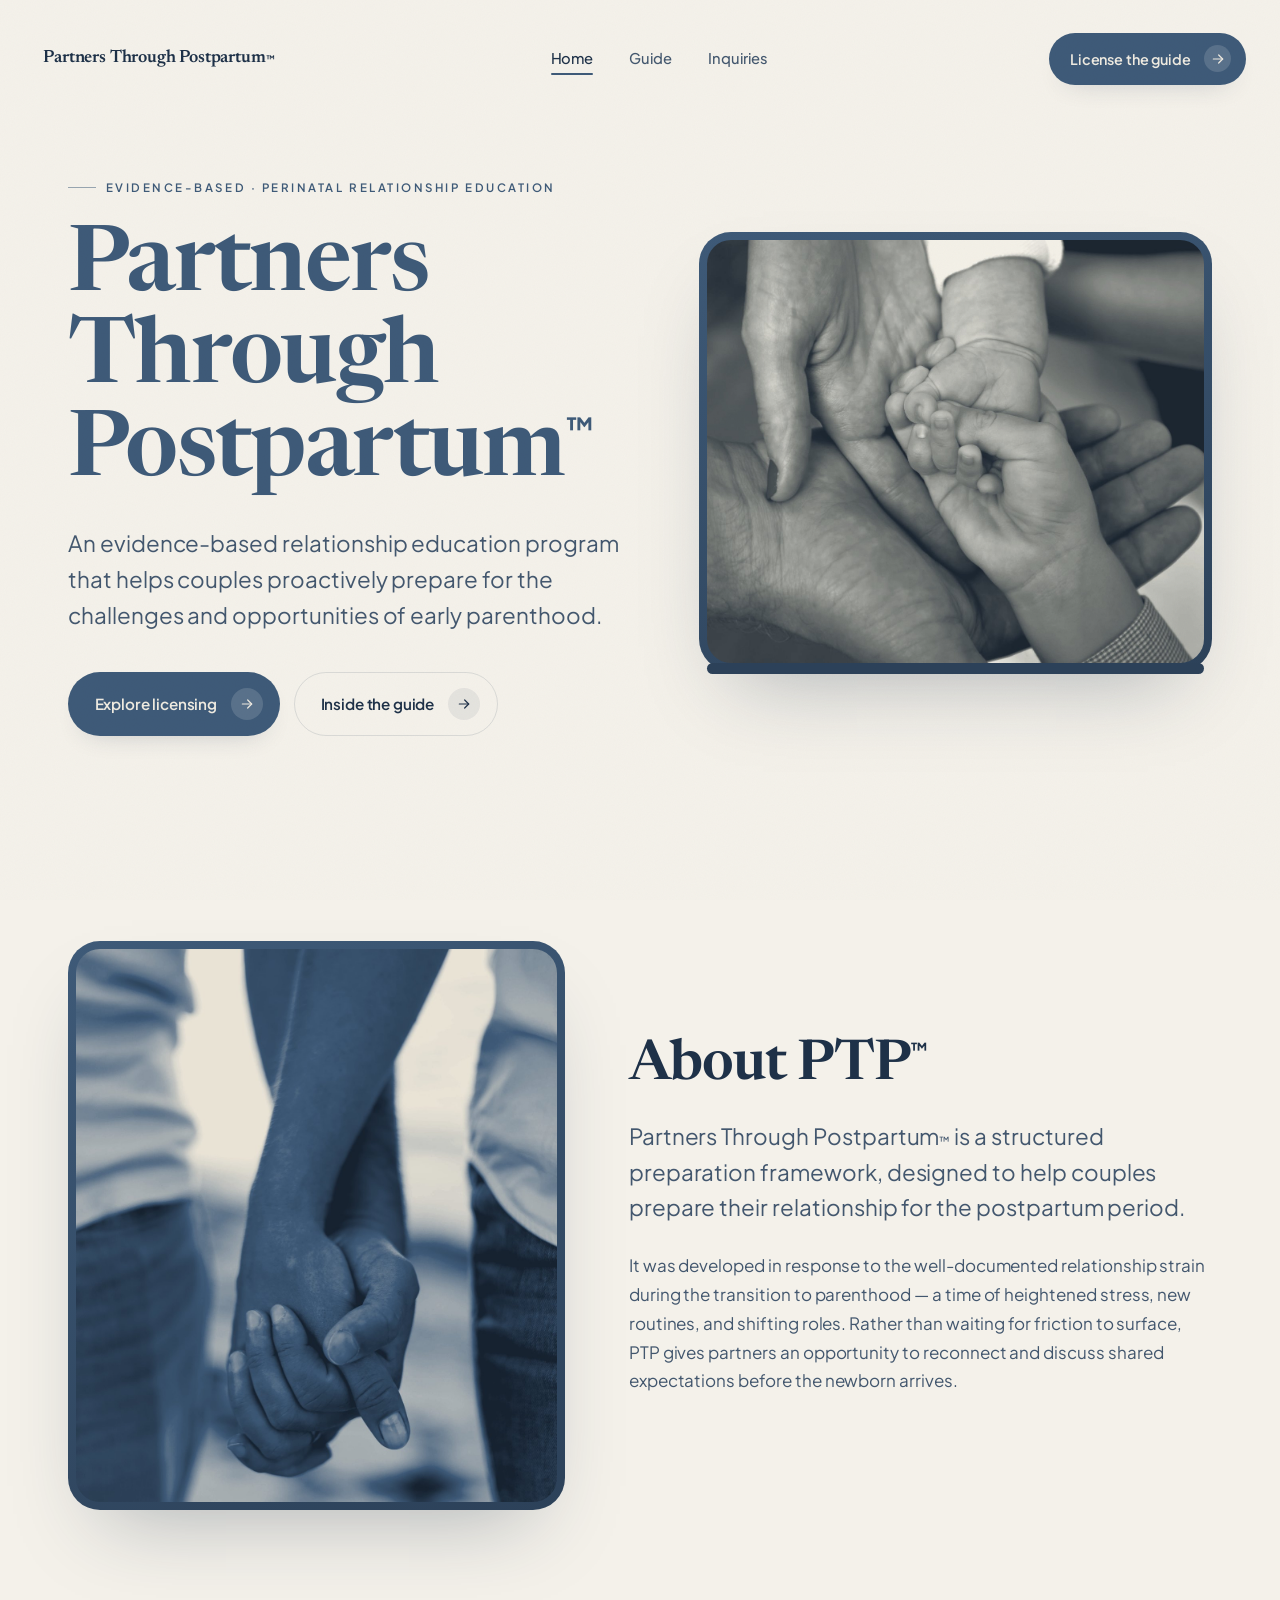
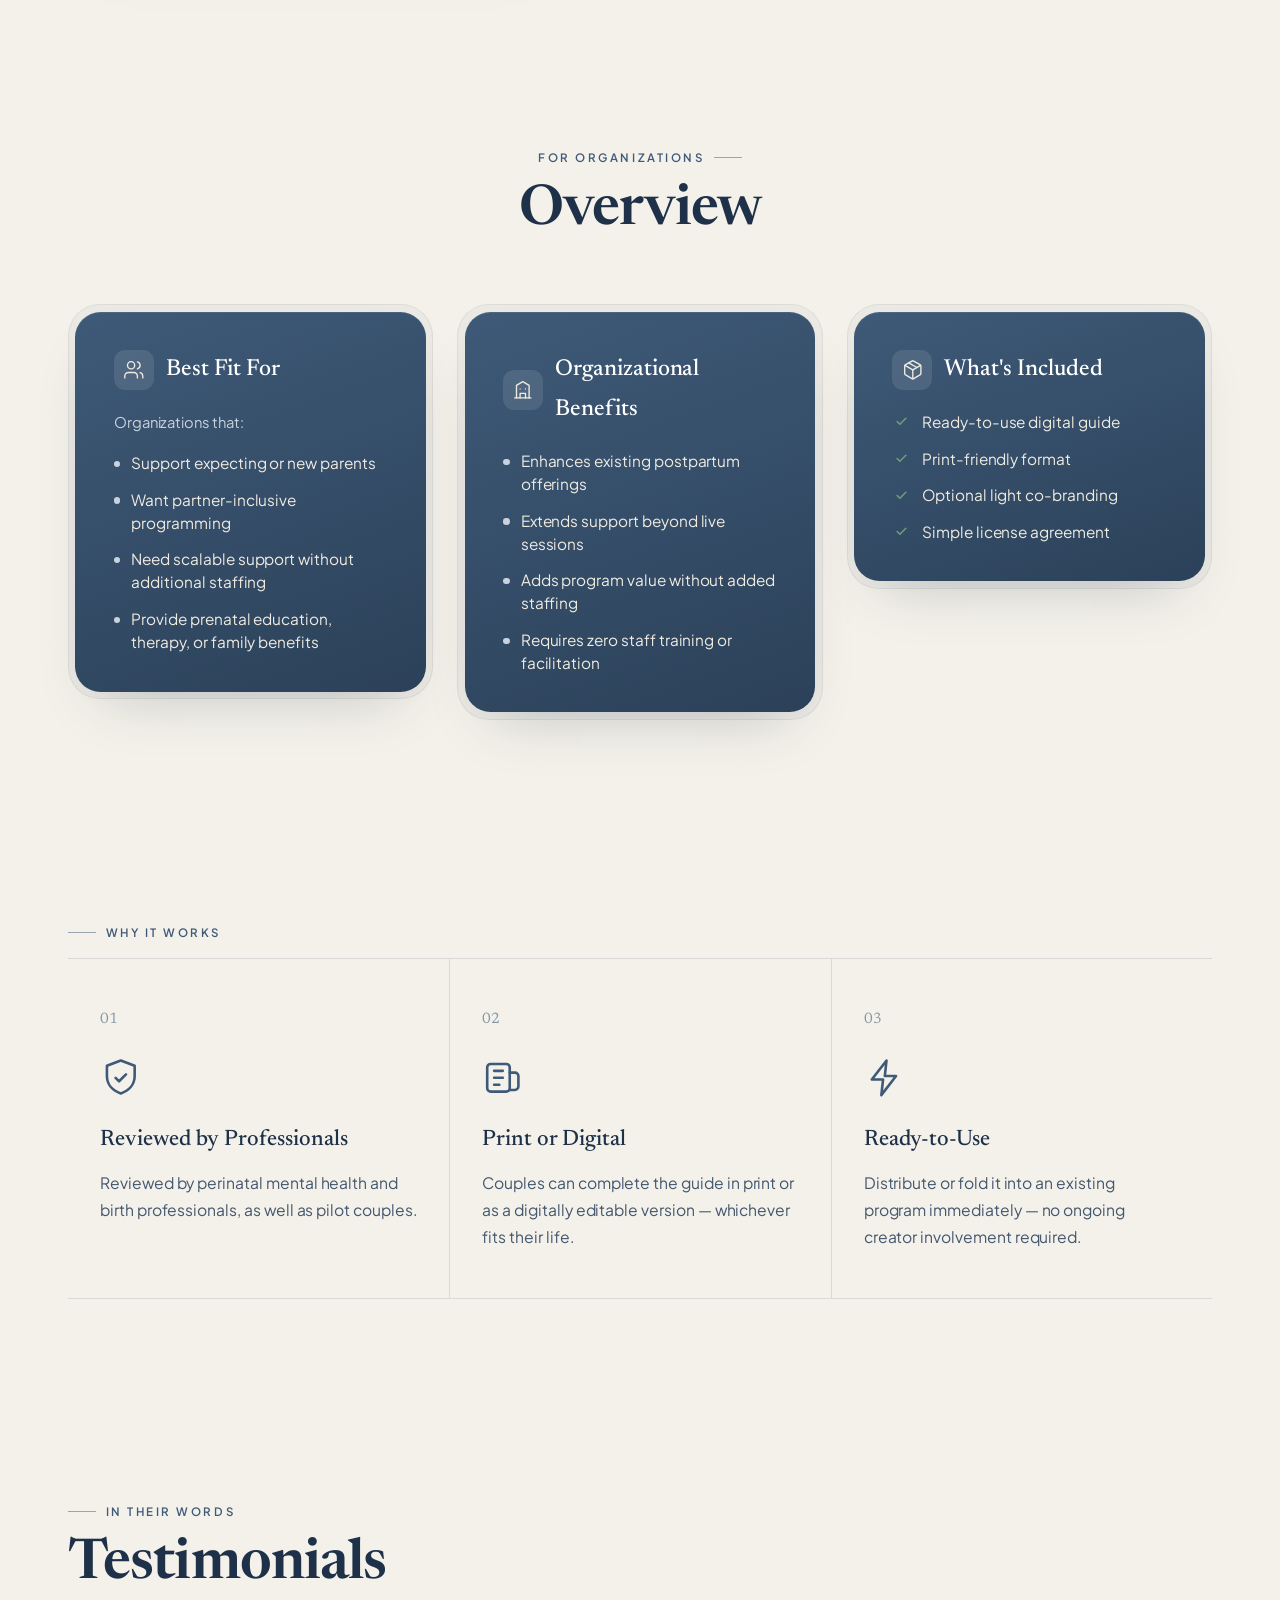
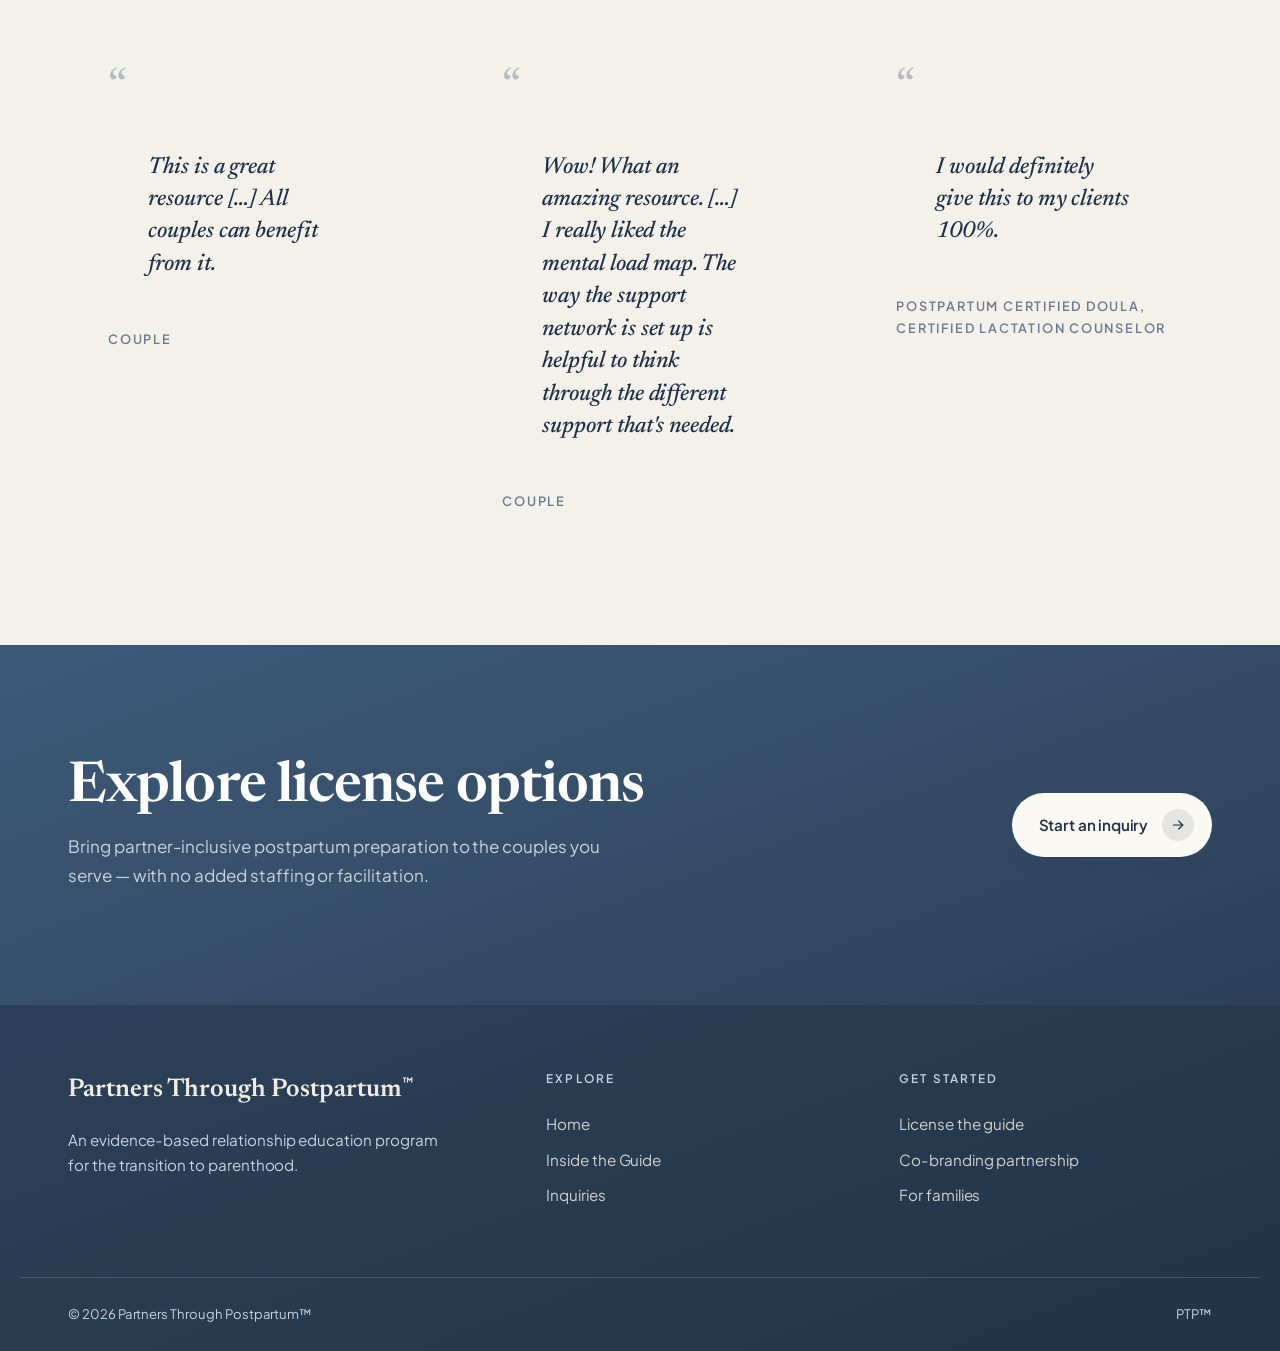
<file: index.html>
<!DOCTYPE html>
<html lang="en">
<head>
<meta charset="UTF-8">
<meta name="viewport" content="width=device-width, initial-scale=1">
<script>document.documentElement.classList.add('js')</script>
<title>Partners Through Postpartum™ | Evidence-Based Relationship Prep for New Parents</title>
<meta name="description" content="An evidence-based relationship education program that helps couples proactively prepare for the challenges and opportunities of early parenthood. Now licensing to organizations.">
<link rel="canonical" href="https://www.partnersthroughpostpartum.com/">
<meta name="robots" content="index,follow">

<!-- Open Graph -->
<meta property="og:type" content="website">
<meta property="og:site_name" content="Partners Through Postpartum">
<meta property="og:title" content="Partners Through Postpartum™ | Relationship Prep for New Parents">
<meta property="og:description" content="An evidence-based relationship education program that helps couples proactively prepare for the postpartum transition.">
<meta property="og:url" content="https://www.partnersthroughpostpartum.com/">
<meta property="og:image" content="https://www.partnersthroughpostpartum.com/assets/og-cover.png">
<meta name="twitter:card" content="summary_large_image">
<meta name="twitter:title" content="Partners Through Postpartum™">
<meta name="twitter:description" content="Evidence-based relationship education for the transition to parenthood.">

<link rel="icon" href="assets/favicon.svg" type="image/svg+xml">
<link rel="preconnect" href="https://fonts.googleapis.com">
<link rel="preconnect" href="https://fonts.gstatic.com" crossorigin>
<link href="https://fonts.googleapis.com/css2?family=Newsreader:ital,opsz,wght@0,6..72,400..600;1,6..72,400..600&family=Plus+Jakarta+Sans:wght@400;500;600;700&display=swap" rel="stylesheet">
<link rel="stylesheet" href="styles.css?v=3">

<script type="application/ld+json">
{
  "@context": "https://schema.org",
  "@graph": [
    {
      "@type": "Organization",
      "@id": "https://www.partnersthroughpostpartum.com/#org",
      "name": "Partners Through Postpartum",
      "alternateName": "PTP",
      "url": "https://www.partnersthroughpostpartum.com/",
      "logo": "https://www.partnersthroughpostpartum.com/assets/favicon.svg",
      "description": "An evidence-based relationship education program helping couples prepare for the postpartum transition.",
      "founder": { "@id": "https://www.partnersthroughpostpartum.com/#tayler" }
    },
    {
      "@type": "WebSite",
      "@id": "https://www.partnersthroughpostpartum.com/#website",
      "url": "https://www.partnersthroughpostpartum.com/",
      "name": "Partners Through Postpartum",
      "publisher": { "@id": "https://www.partnersthroughpostpartum.com/#org" }
    },
    {
      "@type": "Person",
      "@id": "https://www.partnersthroughpostpartum.com/#tayler",
      "name": "Tayler Bungo Colón",
      "honorificSuffix": "MPH, CEC",
      "jobTitle": "Founder, Partners Through Postpartum",
      "description": "Health policy professional with degrees in psychology, neuroscience, and public health, and over a decade of experience in maternal health, coaching, and adult learning."
    },
    {
      "@type": "CreativeWork",
      "name": "Partners Through Postpartum Guide",
      "creator": { "@id": "https://www.partnersthroughpostpartum.com/#tayler" },
      "publisher": { "@id": "https://www.partnersthroughpostpartum.com/#org" },
      "about": "Relationship preparation for couples during the transition to parenthood",
      "audience": { "@type": "Audience", "audienceType": "Expecting and new parents; perinatal organizations" },
      "learningResourceType": "Structured preparation guide",
      "inLanguage": "en"
    }
  ]
}
</script>
</head>
<body>
<div class="grain" aria-hidden="true"></div>

<!-- ============ NAV ============ -->
<header class="nav">
  <div class="nav__inner wrap">
    <a class="brand" href="index.html">Partners&nbsp;Through&nbsp;Postpartum<span class="tm">™</span></a>
    <nav class="nav__links" aria-label="Primary">
      <a class="nav__link is-active" href="index.html">Home</a>
      <a class="nav__link" href="guide.html">Guide</a>
      <a class="nav__link" href="inquiries.html">Inquiries</a>
    </nav>
    <div class="nav__cta">
      <a class="btn" href="inquiries.html">License the guide
        <span class="ico" aria-hidden="true"><svg viewBox="0 0 24 24" fill="none" stroke="currentColor" stroke-width="1.8" stroke-linecap="round" stroke-linejoin="round"><line x1="5" y1="12" x2="19" y2="12"/><polyline points="13 6 19 12 13 18"/></svg></span>
      </a>
    </div>
    <button class="nav__toggle" aria-label="Open menu" aria-expanded="false"><span></span><span></span><span></span></button>
  </div>
</header>
<div class="mobile-menu" aria-hidden="true">
  <div class="mobile-menu__inner">
    <a href="index.html">Home</a>
    <a href="guide.html">Guide</a>
    <a href="inquiries.html">Inquiries</a>
    <a href="inquiries.html">License the guide</a>
  </div>
</div>

<main>
<!-- ============ HERO ============ -->
<section class="hero wrap">
  <div class="hero__grid">
    <div>
      <span class="eyebrow hero__eyebrow reveal">Evidence-based · perinatal relationship education</span>
      <h1 class="display reveal" data-d="1">Partners Through<br>Postpartum<span class="tm">™</span></h1>
      <p class="lead hero__sub reveal" data-d="2">An evidence-based relationship education program that helps couples proactively prepare for the challenges and opportunities of early parenthood.</p>
      <div class="hero__cta reveal" data-d="3">
        <a class="btn" href="inquiries.html">Explore licensing
          <span class="ico" aria-hidden="true"><svg viewBox="0 0 24 24" fill="none" stroke="currentColor" stroke-width="1.8" stroke-linecap="round" stroke-linejoin="round"><line x1="5" y1="12" x2="19" y2="12"/><polyline points="13 6 19 12 13 18"/></svg></span>
        </a>
        <a class="btn btn--ghost" href="guide.html">Inside the guide
          <span class="ico" aria-hidden="true"><svg viewBox="0 0 24 24" fill="none" stroke="currentColor" stroke-width="1.8" stroke-linecap="round" stroke-linejoin="round"><line x1="5" y1="12" x2="19" y2="12"/><polyline points="13 6 19 12 13 18"/></svg></span>
        </a>
      </div>
    </div>
    <div class="hero__figure reveal" data-d="2">
      <!-- SWAP: licensed stock (Pexels, commercial-free). Replace assets/hero.jpg with Tayler's own B&W photo anytime; frame is ready. -->
      <div class="hero__media"><img src="assets/hero.jpg" alt="Two parents and their newborn joining hands" width="1255" height="1067"></div>
    </div>
  </div>
</section>

<!-- ============ ABOUT ============ -->
<section class="section wrap" id="about">
  <div class="about__grid">
    <div class="about__media reveal">
      <div class="about__media-inner"><img src="assets/about.jpg?v=3" alt="Two partners holding hands" width="1200" height="1395" loading="lazy"></div>
    </div>
    <div class="reveal" data-d="1">
      <h2 class="display" style="margin-bottom:1.5rem">About PTP<span class="tm">™</span></h2>
      <div class="body-copy">
      <p class="lead">Partners Through Postpartum<span class="tm" style="font-size:.5em">™</span> is a structured preparation framework, designed to help couples prepare their relationship for the postpartum period.</p>
      <p>It was developed in response to the well-documented relationship strain during the transition to parenthood — a time of heightened stress, new routines, and shifting roles. Rather than waiting for friction to surface, PTP gives partners an opportunity to reconnect and discuss shared expectations before the newborn arrives.</p>
      </div>
    </div>
  </div>
</section>

<!-- ============ OVERVIEW ============ -->
<section class="section wrap" id="overview">
  <div class="overview__head reveal">
    <span class="eyebrow eyebrow--center eyebrow--plain" style="margin-bottom:1rem">For organizations</span>
    <h2 class="display">Overview</h2>
  </div>
  <div class="overview__grid">
    <!-- Best Fit For -->
    <div class="bezel reveal" data-d="1">
      <div class="bezel__core panel-navy on-navy ov-card">
        <h3>
          <span class="ov-card__ico"><svg viewBox="0 0 24 24" fill="none" stroke="currentColor" stroke-width="1.5" stroke-linecap="round" stroke-linejoin="round"><path d="M16 21v-2a4 4 0 0 0-4-4H6a4 4 0 0 0-4 4v2"/><circle cx="9" cy="7" r="4"/><path d="M22 21v-2a4 4 0 0 0-3-3.87"/><path d="M16 3.13a4 4 0 0 1 0 7.75"/></svg></span>
          Best Fit For
        </h3>
        <p class="ov-card__sub">Organizations that:</p>
        <ul class="ov-list ov-list--dot">
          <li>Support expecting or new parents</li>
          <li>Want partner-inclusive programming</li>
          <li>Need scalable support without additional staffing</li>
          <li>Provide prenatal education, therapy, or family benefits</li>
        </ul>
      </div>
    </div>
    <!-- Organizational Benefits -->
    <div class="bezel reveal" data-d="2">
      <div class="bezel__core panel-navy on-navy ov-card">
        <h3>
          <span class="ov-card__ico"><svg viewBox="0 0 24 24" fill="none" stroke="currentColor" stroke-width="1.5" stroke-linecap="round" stroke-linejoin="round"><path d="M3 21h18"/><path d="M5 21V7l7-4 7 4v14"/><path d="M9 21v-5h6v5"/><path d="M9 11h.01M15 11h.01"/></svg></span>
          Organizational Benefits
        </h3>
        <ul class="ov-list ov-list--dot">
          <li>Enhances existing postpartum offerings</li>
          <li>Extends support beyond live sessions</li>
          <li>Adds program value without added staffing</li>
          <li>Requires zero staff training or facilitation</li>
        </ul>
      </div>
    </div>
    <!-- What's Included -->
    <div class="bezel reveal" data-d="3">
      <div class="bezel__core panel-navy on-navy ov-card">
        <h3>
          <span class="ov-card__ico"><svg viewBox="0 0 24 24" fill="none" stroke="currentColor" stroke-width="1.5" stroke-linecap="round" stroke-linejoin="round"><path d="m7.5 4.27 9 5.15"/><path d="M21 8a2 2 0 0 0-1-1.73l-7-4a2 2 0 0 0-2 0l-7 4A2 2 0 0 0 3 8v8a2 2 0 0 0 1 1.73l7 4a2 2 0 0 0 2 0l7-4A2 2 0 0 0 21 16Z"/><path d="m3.3 7 8.7 5 8.7-5"/><path d="M12 22V12"/></svg></span>
          What's Included
        </h3>
        <ul class="ov-list ov-list--check">
          <li>Ready-to-use digital guide</li>
          <li>Print-friendly format</li>
          <li>Optional light co-branding</li>
          <li>Simple license agreement</li>
        </ul>
      </div>
    </div>
  </div>
</section>

<!-- ============ FEATURES ============ -->
<section class="section--tight wrap" id="features">
  <div class="overview__head reveal" style="text-align:left;margin-bottom:0">
    <span class="eyebrow" style="margin-bottom:1rem">Why it works</span>
  </div>
  <div class="features__grid reveal" data-d="1">
    <div class="feature">
      <div class="feature__num">01</div>
      <div class="feature__ico"><svg viewBox="0 0 24 24" fill="none" stroke="currentColor" stroke-width="1.5" stroke-linecap="round" stroke-linejoin="round"><path d="M12 2 4 5v6c0 5 3.4 8.5 8 10 4.6-1.5 8-5 8-10V5Z"/><path d="m9 12 2 2 4-4"/></svg></div>
      <h3>Reviewed by Professionals</h3>
      <p>Reviewed by perinatal mental health and birth professionals, as well as pilot couples.</p>
    </div>
    <div class="feature">
      <div class="feature__num">02</div>
      <div class="feature__ico"><svg viewBox="0 0 24 24" fill="none" stroke="currentColor" stroke-width="1.5" stroke-linecap="round" stroke-linejoin="round"><rect x="3" y="4" width="13" height="16" rx="2"/><path d="M16 9h3a2 2 0 0 1 2 2v6a2 2 0 0 1-2 2h-3"/><path d="M7 8h5M7 12h5M7 16h3"/></svg></div>
      <h3>Print or Digital</h3>
      <p>Couples can complete the guide in print or as a digitally editable version — whichever fits their life.</p>
    </div>
    <div class="feature">
      <div class="feature__num">03</div>
      <div class="feature__ico"><svg viewBox="0 0 24 24" fill="none" stroke="currentColor" stroke-width="1.5" stroke-linecap="round" stroke-linejoin="round"><path d="M13 2 4.5 13H11l-1 9 8.5-11H12Z"/></svg></div>
      <h3>Ready-to-Use</h3>
      <p>Distribute or fold it into an existing program immediately — no ongoing creator involvement required.</p>
    </div>
  </div>
</section>

<!-- ============ TESTIMONIALS ============ -->
<section class="section wrap" id="testimonials">
  <div class="tmnls__head reveal">
    <span class="eyebrow" style="margin-bottom:1rem">In their words</span>
    <h2 class="display">Testimonials</h2>
  </div>
  <div class="tmnls__grid">
    <figure class="tmnl reveal" data-d="1">
      <div class="tmnl__mark" aria-hidden="true">&ldquo;</div>
      <blockquote class="tmnl__quote">This is a great resource […] All couples can benefit from it.</blockquote>
      <figcaption class="tmnl__by">Couple</figcaption>
    </figure>
    <figure class="tmnl reveal" data-d="2">
      <div class="tmnl__mark" aria-hidden="true">&ldquo;</div>
      <blockquote class="tmnl__quote">Wow! What an amazing resource. […] I really liked the mental load map. The way the support network is set up is helpful to think through the different support that's needed.</blockquote>
      <figcaption class="tmnl__by">Couple</figcaption>
    </figure>
    <figure class="tmnl reveal" data-d="3">
      <div class="tmnl__mark" aria-hidden="true">&ldquo;</div>
      <blockquote class="tmnl__quote">I would definitely give this to my clients 100%.</blockquote>
      <figcaption class="tmnl__by">Postpartum Certified Doula, Certified Lactation Counselor</figcaption>
    </figure>
  </div>
</section>

<!-- ============ CTA BAND ============ -->
<section class="section ctaband on-navy">
  <div class="ctaband__inner wrap reveal">
    <div>
      <h2 class="display">Explore license options</h2>
      <p>Bring partner-inclusive postpartum preparation to the couples you serve — with no added staffing or facilitation.</p>
    </div>
    <a class="btn" href="inquiries.html">Start an inquiry
      <span class="ico" aria-hidden="true"><svg viewBox="0 0 24 24" fill="none" stroke="currentColor" stroke-width="1.8" stroke-linecap="round" stroke-linejoin="round"><line x1="5" y1="12" x2="19" y2="12"/><polyline points="13 6 19 12 13 18"/></svg></span>
    </a>
  </div>
</section>
</main>

<!-- ============ FOOTER ============ -->
<footer class="footer on-navy">
  <div class="footer__inner wrap">
    <div>
      <p class="footer__brand">Partners Through Postpartum<span class="tm">™</span></p>
      <p class="footer__tag">An evidence-based relationship education program for the transition to parenthood.</p>
    </div>
    <div class="footer__col">
      <h4>Explore</h4>
      <a href="index.html">Home</a>
      <a href="guide.html">Inside the Guide</a>
      <a href="inquiries.html">Inquiries</a>
    </div>
    <div class="footer__col">
      <h4>Get started</h4>
      <a href="inquiries.html">License the guide</a>
      <a href="inquiries.html">Co-branding partnership</a>
      <a href="inquiries.html">For families</a>
    </div>
  </div>
  <div class="footer__bottom wrap">
    <span>© <span data-year>2026</span> Partners Through Postpartum™</span>
    <span>PTP™</span>
  </div>
</footer>

<script src="main.js?v=3"></script>
</body>
</html>
</file>
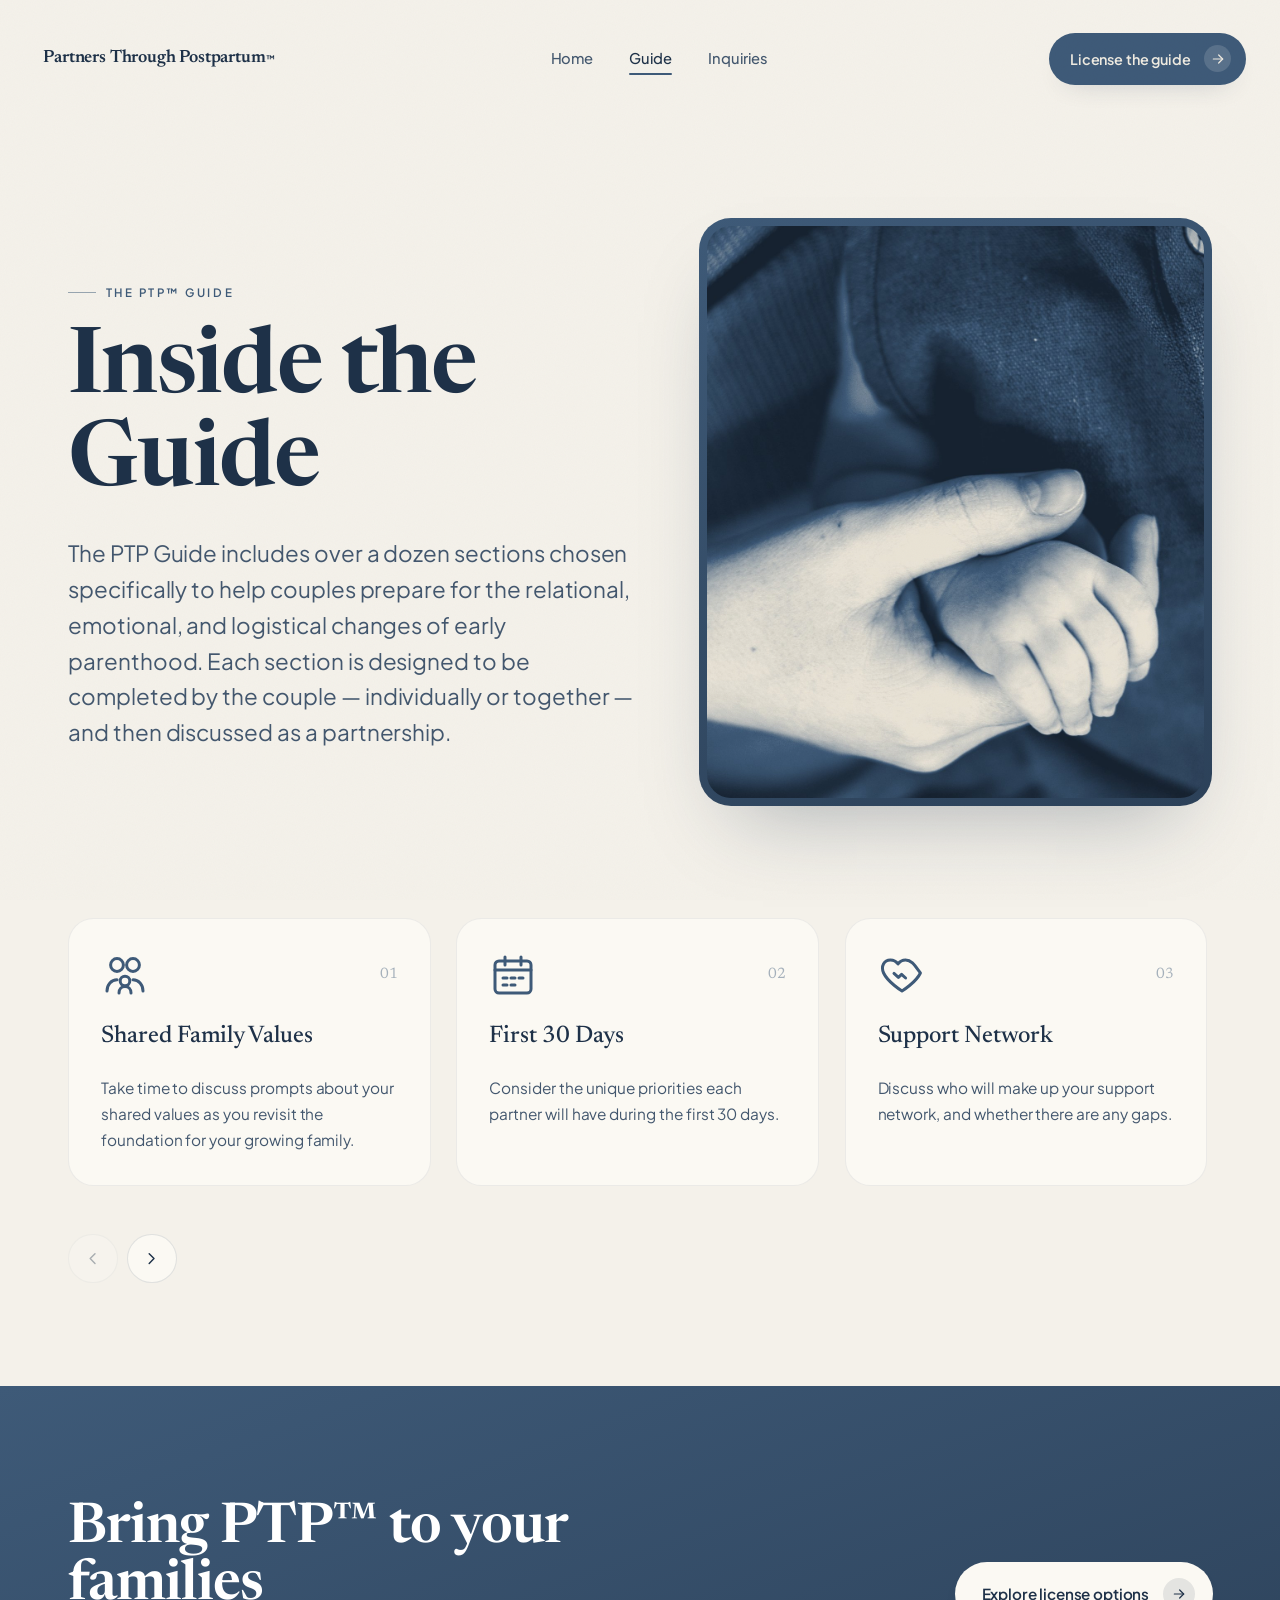
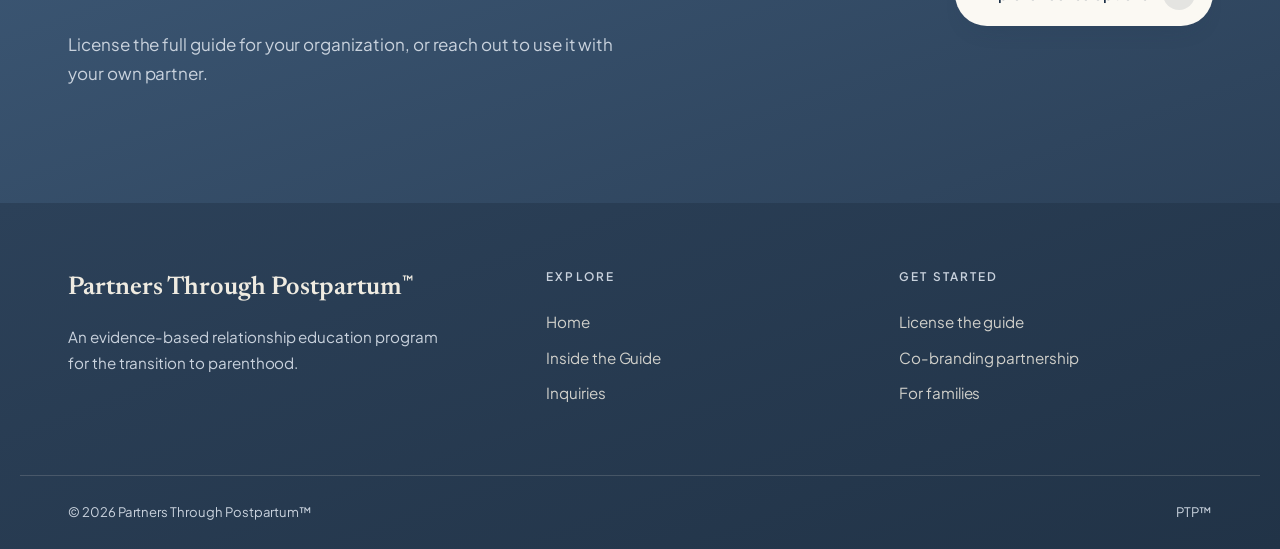
<file: guide.html>
<!DOCTYPE html>
<html lang="en">
<head>
<meta charset="UTF-8">
<meta name="viewport" content="width=device-width, initial-scale=1">
<script>document.documentElement.classList.add('js')</script>
<title>Inside the Guide | Partners Through Postpartum™</title>
<meta name="description" content="The Partners Through Postpartum™ guide includes over a dozen sections that help couples prepare for the relational, emotional, and logistical changes of early parenthood.">
<link rel="canonical" href="https://www.partnersthroughpostpartum.com/guide.html">
<meta name="robots" content="index,follow">
<meta property="og:type" content="website">
<meta property="og:site_name" content="Partners Through Postpartum">
<meta property="og:title" content="Inside the Guide | Partners Through Postpartum™">
<meta property="og:description" content="Over a dozen sections to help couples prepare for the relational, emotional, and logistical changes of early parenthood.">
<meta property="og:url" content="https://www.partnersthroughpostpartum.com/guide.html">
<meta property="og:image" content="https://www.partnersthroughpostpartum.com/assets/og-cover.png">
<meta name="twitter:card" content="summary_large_image">
<link rel="icon" href="assets/favicon.svg" type="image/svg+xml">
<link rel="preconnect" href="https://fonts.googleapis.com">
<link rel="preconnect" href="https://fonts.gstatic.com" crossorigin>
<link href="https://fonts.googleapis.com/css2?family=Newsreader:ital,opsz,wght@0,6..72,400..600;1,6..72,400..600&family=Plus+Jakarta+Sans:wght@400;500;600;700&display=swap" rel="stylesheet">
<link rel="stylesheet" href="styles.css?v=3">
</head>
<body>
<div class="grain" aria-hidden="true"></div>

<header class="nav">
  <div class="nav__inner wrap">
    <a class="brand" href="index.html">Partners&nbsp;Through&nbsp;Postpartum<span class="tm">™</span></a>
    <nav class="nav__links" aria-label="Primary">
      <a class="nav__link" href="index.html">Home</a>
      <a class="nav__link is-active" href="guide.html">Guide</a>
      <a class="nav__link" href="inquiries.html">Inquiries</a>
    </nav>
    <div class="nav__cta">
      <a class="btn" href="inquiries.html">License the guide
        <span class="ico" aria-hidden="true"><svg viewBox="0 0 24 24" fill="none" stroke="currentColor" stroke-width="1.8" stroke-linecap="round" stroke-linejoin="round"><line x1="5" y1="12" x2="19" y2="12"/><polyline points="13 6 19 12 13 18"/></svg></span>
      </a>
    </div>
    <button class="nav__toggle" aria-label="Open menu" aria-expanded="false"><span></span><span></span><span></span></button>
  </div>
</header>
<div class="mobile-menu" aria-hidden="true">
  <div class="mobile-menu__inner">
    <a href="index.html">Home</a>
    <a href="guide.html">Guide</a>
    <a href="inquiries.html">Inquiries</a>
    <a href="inquiries.html">License the guide</a>
  </div>
</div>

<main>
<section class="section wrap" style="padding-bottom:clamp(2rem,4vw,3rem)">
  <div class="guide__intro">
    <div class="reveal">
      <span class="eyebrow" style="margin-bottom:1.4rem">The PTP™ Guide</span>
      <h1 class="display" style="margin-bottom:1.6rem">Inside the Guide</h1>
      <p class="lead">The PTP Guide includes over a dozen sections chosen specifically to help couples prepare for the relational, emotional, and logistical changes of early parenthood. Each section is designed to be completed by the couple — individually or together — and then discussed as a partnership.</p>
    </div>
    <div class="about__media reveal" data-d="1">
      <div class="about__media-inner"><img src="assets/guide-intro.jpg" alt="An adult and newborn gently holding hands" width="1200" height="1395" loading="lazy"></div>
    </div>
  </div>
</section>

<section class="wrap" style="padding-bottom:clamp(4rem,8vw,7rem)">
  <div class="carousel reveal" data-carousel>
    <div class="carousel__track" tabindex="0" aria-label="Guide sections, scrollable">

      <!-- 01 -->
      <article class="gcard">
        <div class="gcard__core">
          <div class="gcard__top">
            <span class="gcard__ico" aria-hidden="true"><svg viewBox="0 0 24 24" fill="none" stroke="currentColor" stroke-width="1.5" stroke-linecap="round" stroke-linejoin="round"><circle cx="8" cy="7" r="3.2"/><circle cx="16" cy="7" r="3.2"/><path d="M3 20c0-3.3 2.2-5.6 5-5.6"/><path d="M21 20c0-3.3-2.2-5.6-5-5.6"/><circle cx="12" cy="15" r="2.4"/><path d="M9 21c0-1.9 1.3-3.2 3-3.2s3 1.3 3 3.2"/></svg></span>
            <span class="gcard__num">01</span>
          </div>
          <h3>Shared Family Values</h3>
          <p>Take time to discuss prompts about your shared values as you revisit the foundation for your growing family.</p>
        </div>
      </article>

      <!-- 02 -->
      <article class="gcard">
        <div class="gcard__core">
          <div class="gcard__top">
            <span class="gcard__ico" aria-hidden="true"><svg viewBox="0 0 24 24" fill="none" stroke="currentColor" stroke-width="1.5" stroke-linecap="round" stroke-linejoin="round"><rect x="3" y="5" width="18" height="16" rx="2"/><path d="M3 9.5h18"/><path d="M8 3v4M16 3v4"/><path d="M7 13.5h2M11 13.5h2M15 13.5h2M7 17h2M11 17h2"/></svg></span>
            <span class="gcard__num">02</span>
          </div>
          <h3>First 30 Days</h3>
          <p>Consider the unique priorities each partner will have during the first 30 days.</p>
        </div>
      </article>

      <!-- 03 -->
      <article class="gcard">
        <div class="gcard__core">
          <div class="gcard__top">
            <span class="gcard__ico" aria-hidden="true"><svg viewBox="0 0 24 24" fill="none" stroke="currentColor" stroke-width="1.5" stroke-linecap="round" stroke-linejoin="round"><path d="M12 20s-7-4.3-9.2-9C1.3 7.7 3 4.5 6.2 4.5c1.9 0 3.1 1 3.8 2 .7-1 1.9-2 3.8-2C17 4.5 18.7 7.7 21.2 11 19 15.7 12 20 12 20Z"/><path d="M8 11.2l2.2 2 1.6-1.5 2 1.8"/></svg></span>
            <span class="gcard__num">03</span>
          </div>
          <h3>Support Network</h3>
          <p>Discuss who will make up your support network, and whether there are any gaps.</p>
        </div>
      </article>

      <!-- 04 -->
      <article class="gcard">
        <div class="gcard__core">
          <div class="gcard__top">
            <span class="gcard__ico" aria-hidden="true"><svg viewBox="0 0 24 24" fill="none" stroke="currentColor" stroke-width="1.5" stroke-linecap="round" stroke-linejoin="round"><path d="M16.5 19.5V17a4.5 4.5 0 0 0 2.4-4 6.5 6.5 0 1 0-11 4.8c.4.4.6.9.6 1.5v.2"/><path d="M9.4 9.6a2 2 0 1 1 2.4 2.1c-1.1.2-1.4 1.2-.5 1.9"/></svg></span>
            <span class="gcard__num">04</span>
          </div>
          <h3>Mental Load Map</h3>
          <p>Consider what behind-the-scenes tasks still remain before the arrival of your newborn.</p>
        </div>
      </article>

      <!-- 05 -->
      <article class="gcard">
        <div class="gcard__core">
          <div class="gcard__top">
            <span class="gcard__ico" aria-hidden="true"><svg viewBox="0 0 24 24" fill="none" stroke="currentColor" stroke-width="1.5" stroke-linecap="round" stroke-linejoin="round"><path d="M20 14.5A8 8 0 0 1 9.5 4 8 8 0 1 0 20 14.5Z"/><path d="M17.5 3l.7 1.9 1.9.6-1.9.7-.7 1.8-.6-1.8-1.9-.7 1.9-.6Z"/></svg></span>
            <span class="gcard__num">05</span>
          </div>
          <h3>Overnight Strategy</h3>
          <p>Discuss ways you can divide and conquer the night shift together.</p>
        </div>
      </article>

      <!-- 06 -->
      <article class="gcard">
        <div class="gcard__core">
          <div class="gcard__top">
            <span class="gcard__ico" aria-hidden="true"><svg viewBox="0 0 24 24" fill="none" stroke="currentColor" stroke-width="1.5" stroke-linecap="round" stroke-linejoin="round"><path d="M3 21h18"/><path d="M6 21V5a2 2 0 0 1 2-2h8a2 2 0 0 1 2 2v16"/><path d="M14.5 12.5h.01"/></svg></span>
            <span class="gcard__num">06</span>
          </div>
          <h3>Visitor Plan</h3>
          <p>Decide what your plans and boundaries are for visitors during this time.</p>
        </div>
      </article>

      <!-- 07 -->
      <article class="gcard">
        <div class="gcard__core">
          <div class="gcard__top">
            <span class="gcard__ico" aria-hidden="true"><svg viewBox="0 0 24 24" fill="none" stroke="currentColor" stroke-width="1.5" stroke-linecap="round" stroke-linejoin="round"><circle cx="9" cy="12" r="5.5"/><circle cx="15" cy="12" r="5.5"/></svg></span>
            <span class="gcard__num">07</span>
          </div>
          <h3>Staying Connected</h3>
          <p>Generate a plan for staying connected with each other during the first few months of big changes.</p>
        </div>
      </article>

      <!-- 08 -->
      <article class="gcard">
        <div class="gcard__core">
          <div class="gcard__top">
            <span class="gcard__ico" aria-hidden="true"><svg viewBox="0 0 24 24" fill="none" stroke="currentColor" stroke-width="1.5" stroke-linecap="round" stroke-linejoin="round"><path d="M7.5 12.5H6l-3 2.5V7.5A2.5 2.5 0 0 1 5.5 5h7A2.5 2.5 0 0 1 15 7.5v.5"/><rect x="9" y="9.5" width="12" height="9" rx="2.5"/><path d="M14.5 21l3-2.5"/></svg></span>
            <span class="gcard__num">08</span>
          </div>
          <h3>Check-Ins</h3>
          <p>Revisit your original plans and make changes as your strategies and partnership evolve.</p>
        </div>
      </article>

      <!-- ADD SECTIONS 09+ HERE: copy one <article class="gcard"> block, swap the icon, number, title, and description. -->

    </div>

    <div class="carousel__nav">
      <button class="carousel__btn" data-prev aria-label="Previous sections"><svg viewBox="0 0 24 24" fill="none" stroke="currentColor" stroke-width="1.8" stroke-linecap="round" stroke-linejoin="round"><polyline points="15 18 9 12 15 6"/></svg></button>
      <button class="carousel__btn" data-next aria-label="More sections"><svg viewBox="0 0 24 24" fill="none" stroke="currentColor" stroke-width="1.8" stroke-linecap="round" stroke-linejoin="round"><polyline points="9 18 15 12 9 6"/></svg></button>
    </div>
  </div>
</section>

<section class="section ctaband on-navy">
  <div class="ctaband__inner wrap reveal">
    <div>
      <h2 class="display">Bring PTP™ to your families</h2>
      <p>License the full guide for your organization, or reach out to use it with your own partner.</p>
    </div>
    <a class="btn" href="inquiries.html">Explore license options
      <span class="ico" aria-hidden="true"><svg viewBox="0 0 24 24" fill="none" stroke="currentColor" stroke-width="1.8" stroke-linecap="round" stroke-linejoin="round"><line x1="5" y1="12" x2="19" y2="12"/><polyline points="13 6 19 12 13 18"/></svg></span>
    </a>
  </div>
</section>
</main>

<footer class="footer on-navy">
  <div class="footer__inner wrap">
    <div>
      <p class="footer__brand">Partners Through Postpartum<span class="tm">™</span></p>
      <p class="footer__tag">An evidence-based relationship education program for the transition to parenthood.</p>
    </div>
    <div class="footer__col">
      <h4>Explore</h4>
      <a href="index.html">Home</a>
      <a href="guide.html">Inside the Guide</a>
      <a href="inquiries.html">Inquiries</a>
    </div>
    <div class="footer__col">
      <h4>Get started</h4>
      <a href="inquiries.html">License the guide</a>
      <a href="inquiries.html">Co-branding partnership</a>
      <a href="inquiries.html">For families</a>
    </div>
  </div>
  <div class="footer__bottom wrap">
    <span>© <span data-year>2026</span> Partners Through Postpartum™</span>
    <span>PTP™</span>
  </div>
</footer>

<script src="main.js?v=3"></script>
</body>
</html>
</file>
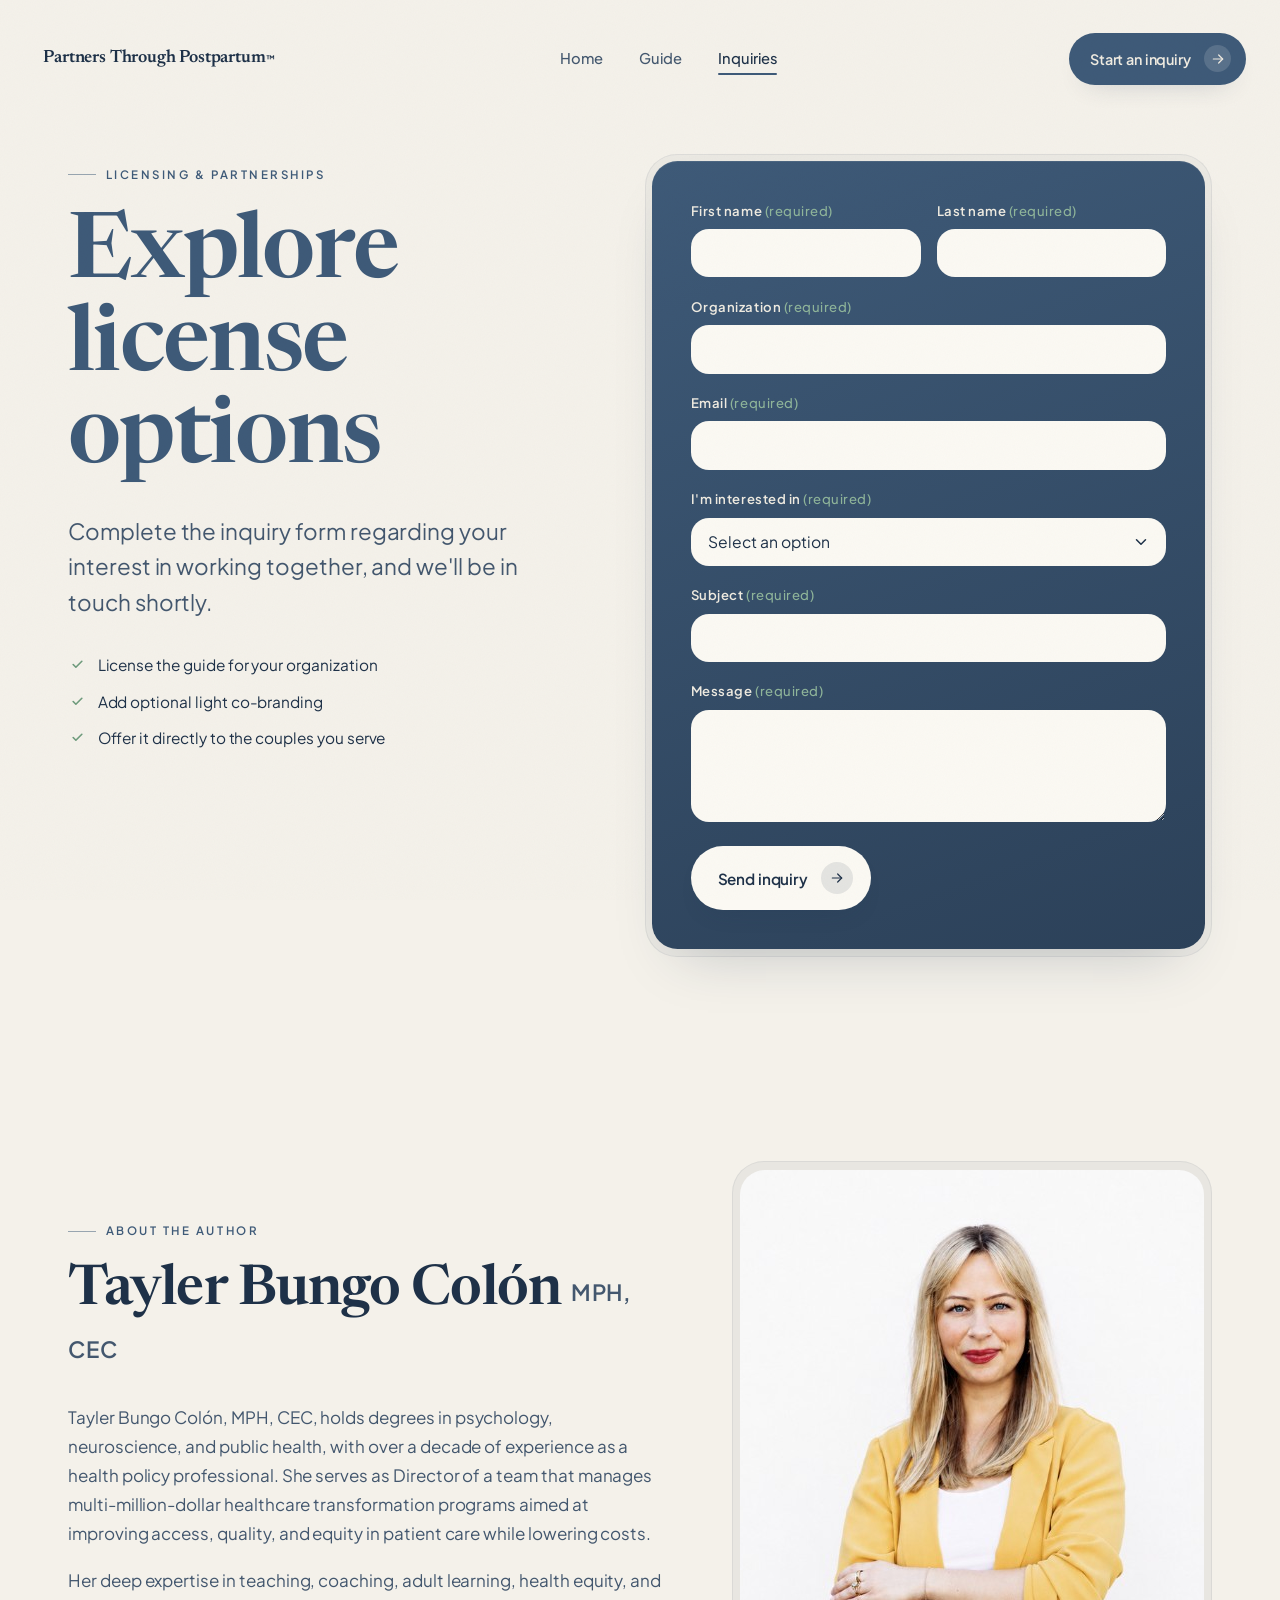
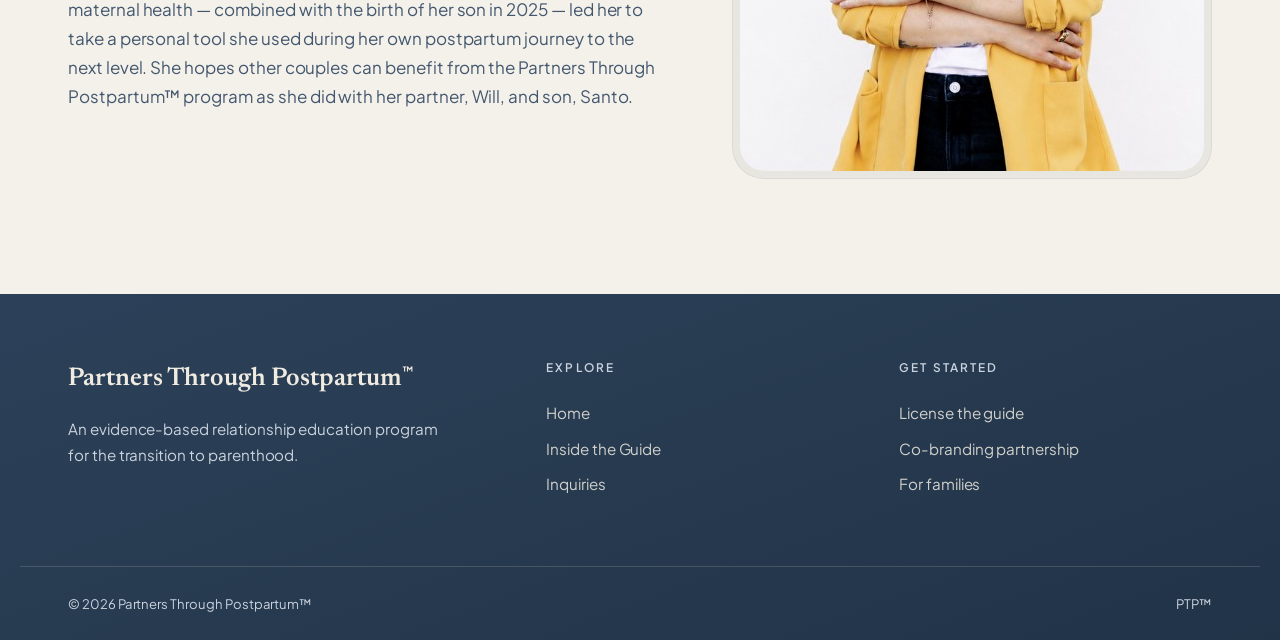
<file: inquiries.html>
<!DOCTYPE html>
<html lang="en">
<head>
<meta charset="UTF-8">
<meta name="viewport" content="width=device-width, initial-scale=1">
<script>document.documentElement.classList.add('js')</script>
<title>Inquiries & License Options | Partners Through Postpartum™</title>
<meta name="description" content="Explore license options for the Partners Through Postpartum™ guide — for doulas, perinatal therapists, prenatal educators, and family-benefit providers. Start an inquiry.">
<link rel="canonical" href="https://www.partnersthroughpostpartum.com/inquiries.html">
<meta name="robots" content="index,follow">
<meta property="og:type" content="website">
<meta property="og:site_name" content="Partners Through Postpartum">
<meta property="og:title" content="Inquiries & License Options | Partners Through Postpartum™">
<meta property="og:description" content="Explore license options for the Partners Through Postpartum™ guide. Start an inquiry.">
<meta property="og:url" content="https://www.partnersthroughpostpartum.com/inquiries.html">
<meta property="og:image" content="https://www.partnersthroughpostpartum.com/assets/og-cover.png">
<meta name="twitter:card" content="summary_large_image">
<link rel="icon" href="assets/favicon.svg" type="image/svg+xml">
<link rel="preconnect" href="https://fonts.googleapis.com">
<link rel="preconnect" href="https://fonts.gstatic.com" crossorigin>
<link href="https://fonts.googleapis.com/css2?family=Newsreader:ital,opsz,wght@0,6..72,400..600;1,6..72,400..600&family=Plus+Jakarta+Sans:wght@400;500;600;700&display=swap" rel="stylesheet">
<link rel="stylesheet" href="styles.css?v=3">
</head>
<body>
<div class="grain" aria-hidden="true"></div>

<header class="nav">
  <div class="nav__inner wrap">
    <a class="brand" href="index.html">Partners&nbsp;Through&nbsp;Postpartum<span class="tm">™</span></a>
    <nav class="nav__links" aria-label="Primary">
      <a class="nav__link" href="index.html">Home</a>
      <a class="nav__link" href="guide.html">Guide</a>
      <a class="nav__link is-active" href="inquiries.html">Inquiries</a>
    </nav>
    <div class="nav__cta">
      <a class="btn" href="#inquiry-form">Start an inquiry
        <span class="ico" aria-hidden="true"><svg viewBox="0 0 24 24" fill="none" stroke="currentColor" stroke-width="1.8" stroke-linecap="round" stroke-linejoin="round"><line x1="5" y1="12" x2="19" y2="12"/><polyline points="13 6 19 12 13 18"/></svg></span>
      </a>
    </div>
    <button class="nav__toggle" aria-label="Open menu" aria-expanded="false"><span></span><span></span><span></span></button>
  </div>
</header>
<div class="mobile-menu" aria-hidden="true">
  <div class="mobile-menu__inner">
    <a href="index.html">Home</a>
    <a href="guide.html">Guide</a>
    <a href="inquiries.html">Inquiries</a>
    <a href="#inquiry-form">Start an inquiry</a>
  </div>
</div>

<main>
<!-- ============ INQUIRY ============ -->
<section class="hero wrap" id="inquiry-form" style="padding-top:clamp(2rem,4vw,3.5rem)">
  <div class="inq__grid">
    <div>
      <span class="eyebrow reveal" style="margin-bottom:1.6rem">Licensing & partnerships</span>
      <h1 class="display reveal" data-d="1" style="margin-bottom:1.6rem">Explore license<br>options</h1>
      <p class="lead reveal" data-d="2">Complete the inquiry form regarding your interest in working together, and we'll be in touch shortly.</p>
      <ul class="ov-list ov-list--check reveal" data-d="3" style="margin-top:2rem;max-width:34ch">
        <li style="color:var(--ink)">License the guide for your organization</li>
        <li style="color:var(--ink)">Add optional light co-branding</li>
        <li style="color:var(--ink)">Offer it directly to the couples you serve</li>
      </ul>
    </div>

    <div class="bezel reveal" data-d="2">
      <div class="bezel__core panel-navy on-navy" style="padding:clamp(1.75rem,3vw,2.4rem)">
        <form class="form" data-inquiry-form novalidate>
          <!-- honeypot -->
          <input class="hp" type="text" name="_honey" tabindex="-1" autocomplete="off" aria-hidden="true">

          <div class="form__row">
            <div class="field">
              <label for="first">First name <span class="req">(required)</span></label>
              <input id="first" name="first_name" type="text" autocomplete="given-name" required>
              <span class="field__err">Please enter your first name.</span>
            </div>
            <div class="field">
              <label for="last">Last name <span class="req">(required)</span></label>
              <input id="last" name="last_name" type="text" autocomplete="family-name" required>
              <span class="field__err">Please enter your last name.</span>
            </div>
          </div>

          <div class="field">
            <label for="org">Organization <span class="req">(required)</span></label>
            <input id="org" name="organization" type="text" autocomplete="organization" required>
            <span class="field__err">Please enter your organization.</span>
          </div>

          <div class="field">
            <label for="email">Email <span class="req">(required)</span></label>
            <input id="email" name="email" type="email" autocomplete="email" required>
            <span class="field__err">Please enter a valid email.</span>
          </div>

          <div class="field">
            <label for="interest">I'm interested in <span class="req">(required)</span></label>
            <select id="interest" name="interested_in" required>
              <option value="" disabled selected>Select an option</option>
              <option>Licensing the guide for my organization</option>
              <option>Co-branding partnership</option>
              <option>Individual or couple purchase</option>
              <option>Media or speaking</option>
              <option>Something else</option>
            </select>
            <span class="field__err">Please choose an option.</span>
          </div>

          <div class="field">
            <label for="subject">Subject <span class="req">(required)</span></label>
            <input id="subject" name="subject" type="text" required>
            <span class="field__err">Please add a subject.</span>
          </div>

          <div class="field">
            <label for="message">Message <span class="req">(required)</span></label>
            <textarea id="message" name="message" required></textarea>
            <span class="field__err">Please add a short message.</span>
          </div>

          <div class="form__submit">
            <button class="btn" type="submit" data-submit>
              <span class="btn__label">Send inquiry</span>
              <span class="ico" aria-hidden="true"><svg viewBox="0 0 24 24" fill="none" stroke="currentColor" stroke-width="1.8" stroke-linecap="round" stroke-linejoin="round"><line x1="5" y1="12" x2="19" y2="12"/><polyline points="13 6 19 12 13 18"/></svg></span>
            </button>
            <p class="form__status" role="status" aria-live="polite"></p>
          </div>
        </form>
      </div>
    </div>
  </div>
</section>

<!-- ============ AUTHOR ============ -->
<section class="section wrap" id="author">
  <div class="author__grid">
    <div>
      <span class="eyebrow reveal" style="margin-bottom:1.4rem">About the author</span>
      <h2 class="display reveal" data-d="1" style="margin-bottom:1.6rem">Tayler Bungo Colón<span style="font-family:var(--font-sans);font-size:.4em;font-weight:600;letter-spacing:.04em;color:var(--ink-soft);vertical-align:middle">&nbsp;&nbsp;MPH, CEC</span></h2>
      <div class="body-copy reveal" data-d="2">
        <p>Tayler Bungo Colón, MPH, CEC, holds degrees in psychology, neuroscience, and public health, with over a decade of experience as a health policy professional. She serves as Director of a team that manages multi-million-dollar healthcare transformation programs aimed at improving access, quality, and equity in patient care while lowering costs.</p>
        <p>Her deep expertise in teaching, coaching, adult learning, health equity, and maternal health — combined with the birth of her son in 2025 — led her to take a personal tool she used during her own postpartum journey to the next level. She hopes other couples can benefit from the Partners Through Postpartum™ program as she did with her partner, Will, and son, Santo.</p>
      </div>
    </div>
    <div class="author__photo reveal" data-d="1">
      <img src="assets/tayler.jpg?v=2" alt="Tayler Bungo Colón, founder of Partners Through Postpartum" width="523" height="601">
    </div>
  </div>
</section>
</main>

<footer class="footer on-navy">
  <div class="footer__inner wrap">
    <div>
      <p class="footer__brand">Partners Through Postpartum<span class="tm">™</span></p>
      <p class="footer__tag">An evidence-based relationship education program for the transition to parenthood.</p>
    </div>
    <div class="footer__col">
      <h4>Explore</h4>
      <a href="index.html">Home</a>
      <a href="guide.html">Inside the Guide</a>
      <a href="inquiries.html">Inquiries</a>
    </div>
    <div class="footer__col">
      <h4>Get started</h4>
      <a href="#inquiry-form">License the guide</a>
      <a href="#inquiry-form">Co-branding partnership</a>
      <a href="#inquiry-form">For families</a>
    </div>
  </div>
  <div class="footer__bottom wrap">
    <span>© <span data-year>2026</span> Partners Through Postpartum™</span>
    <span>PTP™</span>
  </div>
</footer>

<script src="main.js?v=3"></script>
</body>
</html>
</file>
<file: styles.css>
/* ============================================================
   Partners Through Postpartum™ — Design System
   Editorial Luxury · deep slate-navy on warm parchment
   Display: Bodoni Moda  ·  Text/UI: Plus Jakarta Sans
   ============================================================ */

:root{
  /* palette */
  --paper:        #F4F1EA;   /* warm parchment base */
  --paper-soft:   #FBF9F3;   /* lifted surface */
  --paper-deep:   #EBE5D9;   /* recessed band */
  --ink:          #1E3148;   /* headlines / primary text (never pure black) */
  --ink-soft:     #43576E;   /* secondary text */
  --ink-faint:    #6B7C90;   /* tertiary / captions */
  --navy:         #3E5A78;   /* brand mid — cards, footer */
  --navy-deep:    #2C4159;   /* deeper navy */
  --navy-darker:  #213347;   /* darkest navy */
  --cream:        #EFEBE1;   /* text on navy */
  --cream-soft:   #C9D2DD;   /* muted text on navy */
  --sage:         #6E9B7C;   /* functional accent: checks / success only */
  --sage-soft:    #8FB59A;
  --line:         rgba(30,49,72,0.12);
  --line-soft:    rgba(30,49,72,0.07);
  --line-cream:   rgba(239,235,225,0.16);

  /* type */
  --font-display: "Newsreader", Georgia, "Times New Roman", serif;
  --font-sans:    "Plus Jakarta Sans", system-ui, -apple-system, sans-serif;

  /* radii */
  --r-xl: 2rem;
  --r-lg: 1.5rem;
  --r-md: 1.125rem;
  --r-sm: 0.7rem;
  --r-pill: 999px;

  /* shadow — tinted to navy, soft + diffused */
  --shadow-sm:   0 12px 28px -18px rgba(30,49,72,0.30);
  --shadow-soft: 0 28px 56px -28px rgba(30,49,72,0.26);
  --shadow-card: 0 40px 80px -36px rgba(30,49,72,0.34);

  /* motion */
  --ease: cubic-bezier(0.16, 1, 0.3, 1);
  --ease-spring: cubic-bezier(0.34, 1.56, 0.64, 1);

  /* layout */
  --maxw: 1240px;
  --gutter: clamp(1.25rem, 4vw, 3rem);
}

/* ---------- reset ---------- */
*,*::before,*::after{ box-sizing:border-box; }
html{ -webkit-text-size-adjust:100%; scroll-behavior:smooth; }
@media (prefers-reduced-motion: reduce){ html{ scroll-behavior:auto; } }
body{
  margin:0;
  font-family:var(--font-sans);
  background:var(--paper);
  color:var(--ink);
  font-size:clamp(1rem, 0.96rem + 0.2vw, 1.0625rem);
  line-height:1.7;
  font-weight:400;
  letter-spacing:-0.003em;
  -webkit-font-smoothing:antialiased;
  text-rendering:optimizeLegibility;
  overflow-x:hidden;
}
img{ max-width:100%; display:block; }
a{ color:inherit; text-decoration:none; }
button{ font-family:inherit; cursor:pointer; }
::selection{ background:var(--navy); color:var(--paper-soft); }

/* ---------- film grain (fixed, pointer-events none) ---------- */
.grain{
  position:fixed; inset:0; z-index:60; pointer-events:none;
  opacity:0.035; mix-blend-mode:multiply;
  background-image:url("data:image/svg+xml,%3Csvg xmlns='http://www.w3.org/2000/svg' width='160' height='160'%3E%3Cfilter id='n'%3E%3CfeTurbulence type='fractalNoise' baseFrequency='0.9' numOctaves='2' stitchTiles='stitch'/%3E%3C/filter%3E%3Crect width='100%25' height='100%25' filter='url(%23n)'/%3E%3C/svg%3E");
}

/* ---------- layout helpers ---------- */
.wrap{ width:100%; max-width:var(--maxw); margin-inline:auto; padding-inline:var(--gutter); }
.section{ padding-block:clamp(4.5rem, 9vw, 9rem); }
.section--tight{ padding-block:clamp(3.5rem, 6vw, 6rem); }

/* ---------- eyebrow ---------- */
.eyebrow{
  display:inline-flex; align-items:center; gap:.6rem;
  font-size:.72rem; font-weight:600; letter-spacing:.22em;
  text-transform:uppercase; color:var(--navy);
}
.eyebrow::before{
  content:""; width:1.75rem; height:1px; background:var(--navy); opacity:.5;
}
.eyebrow--center::after{
  content:""; width:1.75rem; height:1px; background:var(--navy); opacity:.5;
}
.eyebrow--plain::before{ display:none; }
.on-navy .eyebrow{ color:var(--cream-soft); }
.on-navy .eyebrow::before,.on-navy .eyebrow::after{ background:var(--cream-soft); }

/* ---------- display type ---------- */
.display{
  font-family:var(--font-display);
  font-weight:560;
  line-height:1.02;
  letter-spacing:-0.01em;
  color:var(--ink);
  margin:0;
}
h1.display{ font-size:clamp(2.9rem, 2rem + 4.6vw, 5.75rem); font-weight:600; letter-spacing:-0.018em; }
h2.display{ font-size:clamp(2.1rem, 1.5rem + 2.6vw, 3.5rem); font-weight:600; letter-spacing:-0.016em; }
h3.display{ font-size:clamp(1.5rem, 1.2rem + 1vw, 2rem); font-weight:560; }
.display .tm{
  font-family:var(--font-sans); font-weight:600;
  font-size:.32em; vertical-align:super; letter-spacing:0;
  position:relative; top:-0.15em;
}
.lead{
  font-size:clamp(1.125rem, 1.04rem + 0.45vw, 1.4rem);
  line-height:1.6; color:var(--ink-soft); font-weight:400;
  max-width:60ch; margin:0;
}
.body-copy{ color:var(--ink-soft); max-width:64ch; }
.body-copy p{ margin:0 0 1.1em; }

/* ---------- buttons ---------- */
.btn{
  --bg:var(--navy); --fg:var(--cream);
  position:relative; display:inline-flex; align-items:center; gap:.85rem;
  padding:.95rem 1.05rem .95rem 1.6rem;
  background:var(--bg); color:var(--fg);
  border:1px solid transparent; border-radius:var(--r-pill);
  font-weight:600; font-size:.95rem; letter-spacing:-0.01em;
  box-shadow:var(--shadow-sm);
  transition:transform .45s var(--ease), box-shadow .45s var(--ease), background .35s var(--ease);
  will-change:transform;
}
.btn:hover{ transform:translateY(-2px); box-shadow:var(--shadow-soft); background:var(--navy-deep); }
.btn:active{ transform:translateY(0) scale(.985); }
.btn .ico{
  display:grid; place-items:center; width:2rem; height:2rem; border-radius:var(--r-pill);
  background:rgba(255,255,255,0.14);
  transition:transform .45s var(--ease), background .35s var(--ease);
}
.btn:hover .ico{ transform:translate(2px,-1px) scale(1.05); background:rgba(255,255,255,0.22); }
.btn .ico svg{ width:1rem; height:1rem; }

.btn--ghost{
  --bg:transparent; --fg:var(--ink);
  border-color:var(--line); box-shadow:none; padding-left:1.6rem;
}
.btn--ghost:hover{ background:rgba(30,49,72,0.05); border-color:rgba(30,49,72,0.22); }
.btn--ghost .ico{ background:rgba(30,49,72,0.07); }
.btn--ghost:hover .ico{ background:rgba(30,49,72,0.12); }

.on-navy .btn{ --bg:var(--paper-soft); --fg:var(--ink); }
.on-navy .btn:hover{ background:#fff; }
.on-navy .btn .ico{ background:rgba(30,49,72,0.10); }
.on-navy .btn--ghost{ --fg:var(--cream); border-color:var(--line-cream); }
.on-navy .btn--ghost:hover{ background:rgba(255,255,255,0.06); }
.on-navy .btn--ghost .ico{ background:rgba(255,255,255,0.12); }

/* ---------- nav ---------- */
.nav{
  position:sticky; top:0; z-index:50;
  padding-top:clamp(.85rem,1.6vw,1.4rem); padding-bottom:.4rem;
}
.nav__inner{
  display:flex; align-items:center; justify-content:space-between; gap:1rem;
  max-width:var(--maxw); margin-inline:auto;
  padding:.7rem .8rem .7rem 1.4rem;
  border-radius:var(--r-pill);
  border:1px solid transparent;
  transition:background .5s var(--ease), border-color .5s var(--ease), box-shadow .5s var(--ease);
}
.nav.is-scrolled .nav__inner{
  background:rgba(244,241,234,0.72);
  -webkit-backdrop-filter:blur(16px) saturate(1.4);
  backdrop-filter:blur(16px) saturate(1.4);
  border-color:var(--line-soft);
  box-shadow:var(--shadow-sm);
}
.brand{
  font-family:var(--font-display); font-weight:600;
  font-size:1.12rem; letter-spacing:-0.01em; color:var(--ink);
  display:inline-flex; align-items:baseline; gap:.05rem; white-space:nowrap;
}
.brand .tm{ font-family:var(--font-sans); font-weight:600; font-size:.5em; vertical-align:super; }
.nav__links{ display:flex; align-items:center; gap:.35rem; }
.nav__link{
  position:relative; padding:.55rem .95rem; border-radius:var(--r-pill);
  font-size:.92rem; font-weight:500; color:var(--ink-soft);
  transition:color .3s var(--ease), background .3s var(--ease);
}
.nav__link:hover{ color:var(--ink); background:rgba(30,49,72,0.05); }
.nav__link.is-active{ color:var(--ink); }
.nav__link.is-active::after{
  content:""; position:absolute; left:.95rem; right:.95rem; bottom:.32rem; height:1.5px;
  background:var(--navy); border-radius:2px;
}
.nav__cta{ margin-left:.4rem; }
.nav__cta .btn{ padding:.7rem .85rem .7rem 1.25rem; font-size:.9rem; }
.nav__cta .btn .ico{ width:1.7rem; height:1.7rem; }

.nav__toggle{
  display:none; width:2.85rem; height:2.85rem; border:none; border-radius:var(--r-pill);
  background:rgba(30,49,72,0.06); position:relative;
}
.nav__toggle span{
  position:absolute; left:50%; top:50%; width:1.15rem; height:1.5px; background:var(--ink);
  transform:translate(-50%,-50%); transition:transform .45s var(--ease), opacity .3s var(--ease);
}
.nav__toggle span:nth-child(1){ transform:translate(-50%,calc(-50% - 5px)); }
.nav__toggle span:nth-child(3){ transform:translate(-50%,calc(-50% + 5px)); }

/* mobile menu overlay */
.mobile-menu{
  position:fixed; inset:0; z-index:55; display:none;
  background:rgba(244,241,234,0.86);
  -webkit-backdrop-filter:blur(26px) saturate(1.3);
  backdrop-filter:blur(26px) saturate(1.3);
  opacity:0; transition:opacity .5s var(--ease);
}
.mobile-menu.is-open{ display:block; opacity:1; }
.mobile-menu__inner{
  display:flex; flex-direction:column; gap:.25rem;
  padding:7rem var(--gutter) 3rem; height:100%;
}
.mobile-menu a{
  font-family:var(--font-display); font-size:clamp(2rem,9vw,3rem); font-weight:500;
  color:var(--ink); padding:.5rem 0; border-bottom:1px solid var(--line-soft);
  opacity:0; transform:translateY(28px);
}
.mobile-menu.is-open a{ animation:menuIn .7s var(--ease) forwards; }
.mobile-menu.is-open a:nth-child(1){ animation-delay:.08s; }
.mobile-menu.is-open a:nth-child(2){ animation-delay:.15s; }
.mobile-menu.is-open a:nth-child(3){ animation-delay:.22s; }
.mobile-menu.is-open a:nth-child(4){ animation-delay:.29s; }
@keyframes menuIn{ to{ opacity:1; transform:translateY(0); } }
body.menu-open{ overflow:hidden; }
body.menu-open .nav__toggle span:nth-child(1){ transform:translate(-50%,-50%) rotate(45deg); }
body.menu-open .nav__toggle span:nth-child(2){ opacity:0; }
body.menu-open .nav__toggle span:nth-child(3){ transform:translate(-50%,-50%) rotate(-45deg); }

/* ---------- double-bezel card ---------- */
.bezel{
  background:rgba(30,49,72,0.04);
  border:1px solid var(--line-soft);
  border-radius:var(--r-xl);
  padding:.4rem;
}
.bezel__core{
  border-radius:calc(var(--r-xl) - 0.4rem);
  height:100%;
}

/* navy panel (Overview cards / form) */
.panel-navy{
  background:linear-gradient(160deg, var(--navy) 0%, var(--navy-deep) 100%);
  color:var(--cream);
  border-radius:calc(var(--r-xl) - 0.4rem);
  box-shadow:inset 0 1px 0 rgba(255,255,255,0.08), var(--shadow-soft);
  padding:clamp(1.75rem,3vw,2.4rem);
}
.panel-navy h3{ color:#fff; }

/* ---------- hero ---------- */
.hero{ padding-top:clamp(2.5rem,5vw,4.5rem); padding-bottom:clamp(3.5rem,7vw,6rem); }
.hero__grid{
  display:grid; grid-template-columns:1.05fr 0.95fr; gap:clamp(2rem,5vw,4.5rem);
  align-items:center;
}
.hero__eyebrow{ margin-bottom:1.6rem; }
.hero h1{ margin-bottom:1.6rem; color:var(--navy); }
.hero__sub{ margin-bottom:2.4rem; }
.hero__cta{ display:flex; flex-wrap:wrap; gap:.85rem; }
.hero__figure{
  position:relative; border-radius:var(--r-xl); padding:.5rem;
  background:linear-gradient(160deg, var(--navy) 0%, var(--navy-deep) 100%);
  box-shadow:var(--shadow-card);
}
.hero__figure::before,.hero__figure::after{
  content:""; position:absolute; left:.5rem; right:.5rem; height:.7rem;
  background:var(--navy-deep); border-radius:var(--r-pill);
}
.hero__figure::before{ top:-.35rem; opacity:.0; }
.hero__media{
  border-radius:calc(var(--r-xl) - 0.5rem); overflow:hidden; aspect-ratio:4/3.4;
  background:var(--navy-deep);
}
.hero__media img,.hero__media svg{ width:100%; height:100%; object-fit:cover; }

/* ---------- about (asymmetric split) ---------- */
.about__grid{
  display:grid; grid-template-columns:0.92fr 1.08fr; gap:clamp(2rem,5vw,4.5rem);
  align-items:center;
}
.about__media{ border-radius:var(--r-xl); padding:.5rem; background:linear-gradient(160deg,var(--navy) 0%, var(--navy-deep) 100%); box-shadow:var(--shadow-card); }
.about__media-inner{ border-radius:calc(var(--r-xl) - .5rem); overflow:hidden; }
.about__media-inner img{ width:100%; height:100%; object-fit:cover; aspect-ratio:4/4.6; }

/* ---------- overview cards ---------- */
.overview__head{ text-align:center; margin-bottom:clamp(2.5rem,5vw,4rem); }
.overview__grid{
  display:grid; grid-template-columns:repeat(3,1fr); gap:clamp(1rem,2vw,1.5rem);
  align-items:start;
}
.overview__grid > *:nth-child(2){ transform:translateY(2.25rem); }
.ov-card h3{
  font-family:var(--font-display); font-size:1.45rem; font-weight:500; margin:0 0 1.25rem;
  display:flex; align-items:center; gap:.75rem;
}
.ov-card__ico{
  display:grid; place-items:center; width:2.5rem; height:2.5rem; flex:0 0 auto;
  border-radius:var(--r-sm); background:rgba(255,255,255,0.1);
}
.ov-card__ico svg{ width:1.35rem; height:1.35rem; color:var(--cream); }
.ov-card__sub{ color:var(--cream-soft); font-size:.92rem; margin:0 0 1rem; }
.ov-list{ list-style:none; margin:0; padding:0; display:grid; gap:.85rem; }
.ov-list li{
  display:flex; gap:.7rem; align-items:flex-start; font-size:.96rem; line-height:1.5;
  color:var(--cream);
}
.ov-list--check li::before{
  content:""; flex:0 0 auto; width:1.15rem; height:1.15rem; margin-top:.15rem;
  border-radius:.3rem; background:var(--sage);
  -webkit-mask:url("data:image/svg+xml,%3Csvg xmlns='http://www.w3.org/2000/svg' viewBox='0 0 24 24' fill='none' stroke='white' stroke-width='3' stroke-linecap='round' stroke-linejoin='round'%3E%3Cpolyline points='20 6 9 17 4 12'/%3E%3C/svg%3E") center/0.8rem no-repeat;
  mask:url("data:image/svg+xml,%3Csvg xmlns='http://www.w3.org/2000/svg' viewBox='0 0 24 24' fill='none' stroke='white' stroke-width='3' stroke-linecap='round' stroke-linejoin='round'%3E%3Cpolyline points='20 6 9 17 4 12'/%3E%3C/svg%3E") center/0.8rem no-repeat;
}
.ov-list--dot li::before{
  content:""; flex:0 0 auto; width:.4rem; height:.4rem; margin-top:.6rem; border-radius:50%;
  background:var(--cream-soft);
}

/* ---------- features (editorial, hairline-divided) ---------- */
.features__grid{
  display:grid; grid-template-columns:repeat(3,1fr);
  border-top:1px solid var(--line);
}
.feature{
  padding:clamp(2rem,4vw,3rem) clamp(1.25rem,2.5vw,2.25rem);
  border-bottom:1px solid var(--line);
}
.feature + .feature{ border-left:1px solid var(--line); }
.feature__num{
  font-family:var(--font-display); font-size:.95rem; color:var(--navy); opacity:.6; margin-bottom:1.5rem;
}
.feature__ico{
  width:2.6rem; height:2.6rem; color:var(--navy); margin-bottom:1.4rem;
}
.feature__ico svg{ width:100%; height:100%; }
.feature h3{
  font-family:var(--font-display); font-weight:500; font-size:1.4rem; margin:0 0 .7rem; color:var(--ink);
}
.feature p{ margin:0; color:var(--ink-soft); font-size:.98rem; }

/* ---------- testimonials ---------- */
.tmnls__head{ margin-bottom:clamp(2.5rem,5vw,4rem); }
.tmnls__grid{ display:grid; grid-template-columns:repeat(3,1fr); gap:clamp(1.5rem,3vw,3rem); }
.tmnl{ display:flex; flex-direction:column; gap:1.5rem; }
.tmnl__mark{ font-family:var(--font-display); font-size:3rem; line-height:.6; color:var(--navy); opacity:.35; }
.tmnl__quote{
  font-family:var(--font-display); font-style:italic; font-weight:500;
  font-size:clamp(1.2rem,1rem + 0.6vw,1.45rem); line-height:1.4; color:var(--ink);
}
.tmnl__by{ font-size:.8rem; font-weight:600; letter-spacing:.14em; text-transform:uppercase; color:var(--ink-faint); }
.tmnls__grid > *:nth-child(2){ transform:translateY(1.75rem); }

/* ---------- cta band ---------- */
.ctaband{ background:linear-gradient(160deg,var(--navy) 0%, var(--navy-deep) 100%); color:var(--cream); }
.ctaband__inner{
  display:grid; grid-template-columns:1.2fr auto; gap:2rem; align-items:center;
}
.ctaband h2{ color:#fff; max-width:18ch; }
.ctaband p{ color:var(--cream-soft); margin:.9rem 0 0; max-width:46ch; }

/* ---------- inquiry form ---------- */
.inq__grid{
  display:grid; grid-template-columns:0.95fr 1.05fr; gap:clamp(2rem,5vw,4.5rem); align-items:start;
}
.form{ display:grid; gap:1.15rem; }
.form__row{ display:grid; grid-template-columns:1fr 1fr; gap:1rem; }
.field{ display:grid; gap:.45rem; }
.field label{
  font-size:.82rem; font-weight:600; letter-spacing:.04em; color:var(--cream);
}
.field label .req{ color:var(--sage-soft); font-weight:500; }
.field input,.field select,.field textarea{
  width:100%; font-family:inherit; font-size:.98rem; color:var(--ink);
  background:var(--paper-soft); border:1px solid transparent; border-radius:var(--r-md);
  padding:.85rem 1rem; transition:box-shadow .3s var(--ease), background .3s var(--ease);
}
.field textarea{ min-height:7rem; resize:vertical; }
.field select{ appearance:none; background-image:url("data:image/svg+xml,%3Csvg xmlns='http://www.w3.org/2000/svg' viewBox='0 0 24 24' fill='none' stroke='%231E3148' stroke-width='2' stroke-linecap='round' stroke-linejoin='round'%3E%3Cpolyline points='6 9 12 15 18 9'/%3E%3C/svg%3E"); background-repeat:no-repeat; background-position:right 1rem center; background-size:1.1rem; padding-right:2.6rem; }
.field input:focus,.field select:focus,.field textarea:focus{
  outline:none; background:#fff; box-shadow:0 0 0 3px rgba(110,155,124,0.45);
}
.field input::placeholder,.field textarea::placeholder{ color:var(--ink-faint); }
.field--error input,.field--error select,.field--error textarea{ box-shadow:0 0 0 2px #C76B5A; }
.field__err{ font-size:.78rem; color:#F0C9C0; min-height:0; display:none; }
.field--error .field__err{ display:block; }
.hp{ position:absolute; left:-9999px; width:1px; height:1px; overflow:hidden; }
.form__submit{ display:flex; align-items:center; gap:1rem; flex-wrap:wrap; margin-top:.4rem; }
.form__status{ font-size:.9rem; font-weight:500; }
.form__status.ok{ color:#CFE8D6; }
.form__status.err{ color:#F0C9C0; }
.btn[disabled]{ opacity:.6; pointer-events:none; }
.btn .spinner{ width:1rem; height:1rem; border:2px solid rgba(255,255,255,.4); border-top-color:#fff; border-radius:50%; animation:spin .7s linear infinite; }
.on-navy .btn .spinner{ border-color:rgba(30,49,72,.3); border-top-color:var(--ink); }
@keyframes spin{ to{ transform:rotate(360deg); } }

/* ---------- author ---------- */
.author__grid{ display:grid; grid-template-columns:1fr 0.8fr; gap:clamp(2rem,5vw,4rem); align-items:center; }
.author__photo{ border-radius:var(--r-xl); padding:.45rem; background:rgba(30,49,72,0.05); border:1px solid var(--line-soft); }
.author__photo img,.author__photo svg{ border-radius:calc(var(--r-xl) - .45rem); width:100%; aspect-ratio:4/4.6; object-fit:cover; background:var(--paper-deep); }

/* ---------- guide carousel ---------- */
.guide__intro{ display:grid; grid-template-columns:1.05fr 0.95fr; gap:clamp(2rem,5vw,4rem); align-items:center; margin-bottom:clamp(2.5rem,5vw,4rem); }
.carousel{ position:relative; }
.carousel__track{
  display:grid; grid-auto-flow:column; grid-auto-columns:minmax(280px,1fr);
  gap:clamp(1rem,2vw,1.75rem); overflow-x:auto; scroll-snap-type:x mandatory;
  padding-bottom:1.5rem; scrollbar-width:none;
}
.carousel__track::-webkit-scrollbar{ display:none; }
@media (min-width:900px){ .carousel__track{ grid-auto-columns:calc((100% - 3.5rem)/3); } }
.gcard{ scroll-snap-align:start; }
.gcard__core{
  height:100%; background:var(--paper-soft); border-radius:calc(var(--r-xl) - .4rem);
  padding:clamp(1.6rem,2.5vw,2.1rem); border:1px solid var(--line-soft);
  display:flex; flex-direction:column; gap:1.1rem;
  transition:transform .5s var(--ease), box-shadow .5s var(--ease);
}
.gcard:hover .gcard__core{ transform:translateY(-4px); box-shadow:var(--shadow-soft); }
.gcard__top{ display:flex; align-items:center; justify-content:space-between; }
.gcard__ico{ width:3rem; height:3rem; color:var(--navy); }
.gcard__ico svg{ width:100%; height:100%; }
.gcard__num{ font-family:var(--font-display); font-size:.95rem; color:var(--navy); opacity:.45; }
.gcard h3{ font-family:var(--font-display); font-weight:500; font-size:1.5rem; margin:0; color:var(--ink); }
.gcard p{ margin:0; color:var(--ink-soft); font-size:.96rem; }
.carousel__nav{ display:flex; gap:.6rem; margin-top:1.5rem; }
.carousel__btn{
  width:3.1rem; height:3.1rem; border-radius:var(--r-pill); border:1px solid var(--line);
  background:var(--paper-soft); color:var(--ink); display:grid; place-items:center;
  transition:transform .4s var(--ease), background .3s var(--ease), border-color .3s var(--ease), opacity .3s var(--ease);
}
.carousel__btn:hover{ background:var(--navy); color:var(--cream); border-color:transparent; transform:translateY(-2px); }
.carousel__btn:active{ transform:scale(.95); }
.carousel__btn[disabled]{ opacity:.35; pointer-events:none; }
.carousel__btn svg{ width:1.2rem; height:1.2rem; }

/* ---------- footer ---------- */
.footer{ background:linear-gradient(160deg,var(--navy-deep) 0%, var(--navy-darker) 100%); color:var(--cream); }
.footer__inner{ display:grid; grid-template-columns:1.4fr 1fr 1fr; gap:2.5rem; padding-block:clamp(3rem,5vw,4.5rem); }
.footer__brand{ font-family:var(--font-display); font-size:1.6rem; font-weight:600; margin:0 0 .9rem; }
.footer__brand .tm{ font-family:var(--font-sans); font-size:.45em; vertical-align:super; font-weight:600; }
.footer__tag{ color:var(--cream-soft); max-width:34ch; margin:0; font-size:.95rem; }
.footer__col h4{ font-size:.74rem; letter-spacing:.18em; text-transform:uppercase; color:var(--cream-soft); margin:0 0 1.1rem; font-weight:600; }
.footer__col a{ display:block; padding:.3rem 0; color:var(--cream); font-size:.95rem; opacity:.85; transition:opacity .3s var(--ease), transform .3s var(--ease); }
.footer__col a:hover{ opacity:1; transform:translateX(3px); }
.footer__bottom{ border-top:1px solid var(--line-cream); padding-block:1.6rem; display:flex; justify-content:space-between; gap:1rem; flex-wrap:wrap; color:var(--cream-soft); font-size:.82rem; }

/* ---------- scroll reveal (gated behind .js so content is never JS-dependent) ---------- */
.js .reveal{ opacity:0; transform:translateY(28px); filter:blur(6px); transition:opacity .9s var(--ease), transform .9s var(--ease), filter .9s var(--ease); }
.js .reveal.in{ opacity:1; transform:none; filter:none; }
.reveal[data-d="1"]{ transition-delay:.08s; }
.reveal[data-d="2"]{ transition-delay:.16s; }
.reveal[data-d="3"]{ transition-delay:.24s; }
.reveal[data-d="4"]{ transition-delay:.32s; }
@media (prefers-reduced-motion: reduce){
  .reveal{ opacity:1; transform:none; filter:none; transition:none; }
  .overview__grid > *:nth-child(2),.tmnls__grid > *:nth-child(2){ transform:none; }
}

/* ---------- responsive ---------- */
@media (max-width:1000px){
  .hero__grid,.about__grid,.inq__grid,.author__grid,.guide__intro,.ctaband__inner{ grid-template-columns:1fr; }
  .about__grid h2{ position:static; }
  .overview__grid{ grid-template-columns:1fr; }
  .overview__grid > *:nth-child(2){ transform:none; }
  .features__grid,.tmnls__grid{ grid-template-columns:1fr; }
  .feature + .feature{ border-left:none; }
  .tmnls__grid > *:nth-child(2){ transform:none; }
  .footer__inner{ grid-template-columns:1fr 1fr; }
  .ctaband__inner .btn{ justify-self:start; }
}
@media (max-width:720px){
  .nav__links{ display:none; }
  .nav__cta{ display:none; }
  .nav__toggle{ display:block; }
  .form__row{ grid-template-columns:1fr; }
  .footer__inner{ grid-template-columns:1fr; gap:2rem; }
  .hero__figure::before,.hero__figure::after{ display:none; }
}
</file>
